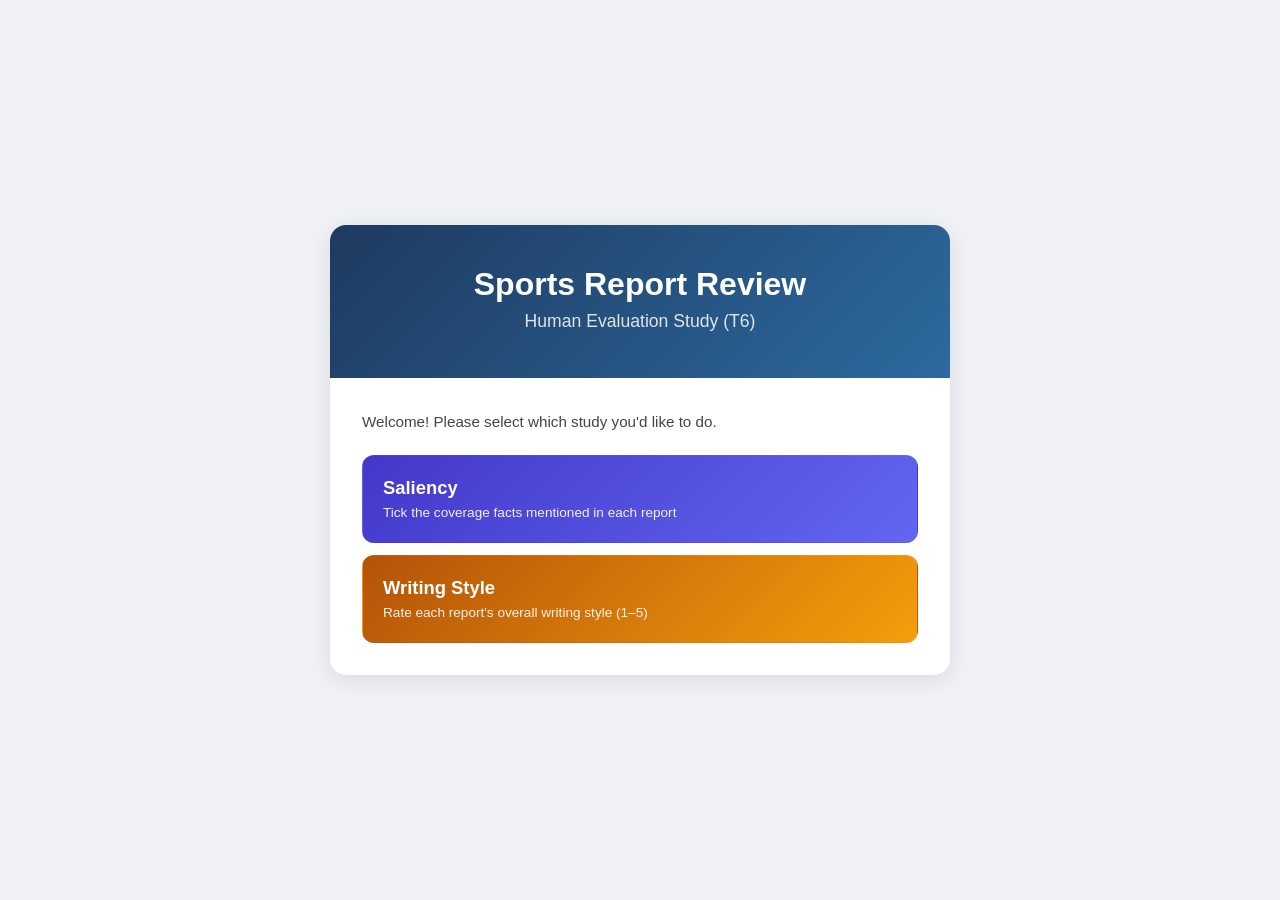
<file: index.html>
<!DOCTYPE html>
<html lang="en">
<head>
    <meta charset="UTF-8">
    <meta name="viewport" content="width=device-width, initial-scale=1.0">
    <title>Sports Report Review - Human Study</title>
    <link href="https://cdn.jsdelivr.net/npm/bootstrap@5.3.0/dist/css/bootstrap.min.css" rel="stylesheet">
    <link rel="stylesheet" href="css/style.css">
</head>
<body>
    <div class="landing-container">
        <div class="landing-card">
            <div class="landing-header">
                <h1>Sports Report Review</h1>
                <p class="subtitle">Human Evaluation Study (T6)</p>
            </div>
            <div class="landing-body">
                <p class="description">
                    Welcome! Please select which study you'd like to do.
                </p>
                <div class="study-buttons">
                    <a href="sports.html?study=saliency" class="btn btn-study btn-saliency">
                        <span class="study-name">Saliency</span>
                        <span class="study-desc">Tick the coverage facts mentioned in each report</span>
                    </a>
                    <a href="sports.html?study=style" class="btn btn-study btn-style">
                        <span class="study-name">Writing Style</span>
                        <span class="study-desc">Rate each report's overall writing style (1–5)</span>
                    </a>
                </div>
            </div>
        </div>
    </div>
</body>
</html>
</file>
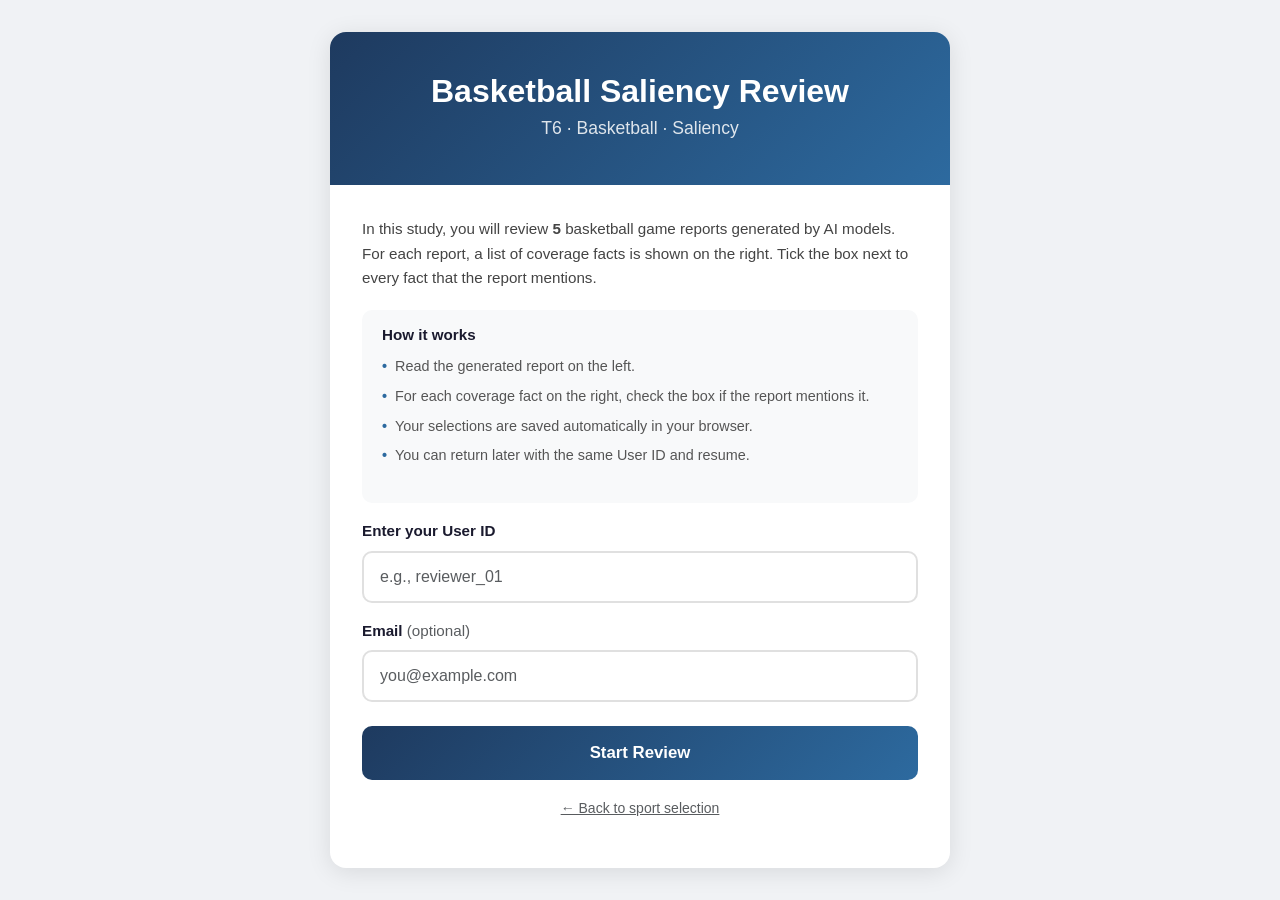
<file: review.html>
<!DOCTYPE html>
<html lang="en">
<head>
    <meta charset="UTF-8">
    <meta name="viewport" content="width=device-width, initial-scale=1.0">
    <title>Sports Report Review - T6</title>
    <link href="https://cdn.jsdelivr.net/npm/bootstrap@5.3.0/dist/css/bootstrap.min.css" rel="stylesheet">
    <link href="https://cdn.jsdelivr.net/npm/bootstrap-icons@1.10.0/font/bootstrap-icons.css" rel="stylesheet">
    <link rel="stylesheet" href="css/style.css">
</head>
<body>
    <nav class="navbar">
        <div class="nav-left">
            <span class="nav-title" id="navTitle">Report Review</span>
            <span class="nav-user">User: <strong id="navUserId">…</strong></span>
        </div>
        <div class="nav-right">
            <span class="progress-text" id="progressText">0 / 0</span>
            <div class="progress-bar-container">
                <div class="progress-bar-fill" id="progressBar" style="width: 0%"></div>
            </div>
        </div>
    </nav>

    <div class="review-container">
        <div class="category-header">
            <span class="category-label">Item</span>
            <span class="category-name" id="itemNumber">…</span>
            <span class="category-progress" id="itemMeta"></span>
        </div>

        <div class="panels">
            <div class="panel panel-left">
                <div class="panel-title">Generated Report</div>
                <div class="panel-body" id="modelText"></div>
            </div>
            <div class="panel panel-right">
                <div class="panel-title">
                    Coverage Facts
                    <span class="panel-subtitle">tick each fact mentioned in the report</span>
                </div>
                <ul class="coverage-list" id="coverageList"></ul>
            </div>
        </div>

        <div class="error-message" id="errorMessage" style="display: none;"></div>
        <div class="saved-message" id="savedMessage" style="display: none;">
            <i class="bi bi-check-circle-fill"></i> Saved
        </div>

        <div class="nav-buttons">
            <button class="btn btn-outline-secondary" id="prevBtn" type="button" disabled>
                <i class="bi bi-chevron-left"></i> Previous
            </button>
            <button class="btn btn-primary" id="submitBtn" type="button">
                Submit &amp; Next
            </button>
            <button class="btn btn-outline-primary" id="nextBtn" type="button" style="display: none;">
                Next <i class="bi bi-chevron-right"></i>
            </button>
            <button class="btn btn-success" id="finishBtn" type="button" style="display: none;">
                Finish Study <i class="bi bi-check-circle"></i>
            </button>
        </div>
    </div>

    <!-- Submission overlay -->
    <div class="modal-overlay" id="submitOverlay" style="display: none;">
        <div class="modal-card">
            <div id="submitStatus">
                <div class="spinner-border text-primary mb-3" role="status"></div>
                <p>Submitting your responses…</p>
            </div>
            <div id="submitSuccess" style="display: none;">
                <h2>Thank You!</h2>
                <p>Your responses have been submitted.</p>
                <p class="text-muted">You can close this tab.</p>
            </div>
            <div id="submitError" style="display: none;">
                <h2>Submission Issue</h2>
                <p id="submitErrorText" class="text-muted"></p>
                <p>Use the button below to download your responses and email them to the study organizer.</p>
                <button class="btn btn-primary" id="downloadFallbackBtn" type="button">
                    <i class="bi bi-download"></i> Download Responses (JSON)
                </button>
                <button class="btn btn-outline-secondary mt-2" id="retrySubmitBtn" type="button">Retry Submit</button>
            </div>
        </div>
    </div>

    <script>
        // Determine sport from ?sport= param, then load data file followed by review.js.
        (function () {
            const params = new URLSearchParams(window.location.search);
            const sport = params.get("sport") || "basketball";
            const SPORTS = {basketball: "Basketball", hockey: "Hockey", soccer: "Soccer"};
            if (!SPORTS[sport]) { window.location.href = "index.html"; return; }
            window.T6_SPORT = sport;
            window.T6_SPORT_LABEL = SPORTS[sport];
            document.getElementById("navTitle").textContent = `${SPORTS[sport]} Report Review`;
            document.title = `${SPORTS[sport]} Report Review - T6`;

            const s1 = document.createElement("script");
            s1.src = `data/samples_${sport}.js`;
            s1.onload = () => {
                const s2 = document.createElement("script");
                s2.src = "js/review.js";
                document.body.appendChild(s2);
            };
            s1.onerror = () => {
                document.body.innerHTML = `<div style="padding:40px;text-align:center;">
                    <h2>Failed to load data for ${SPORTS[sport]}</h2>
                    <p><a href="index.html">Return to sport selection</a></p></div>`;
            };
            document.body.appendChild(s1);
        })();
    </script>
</body>
</html>
</file>
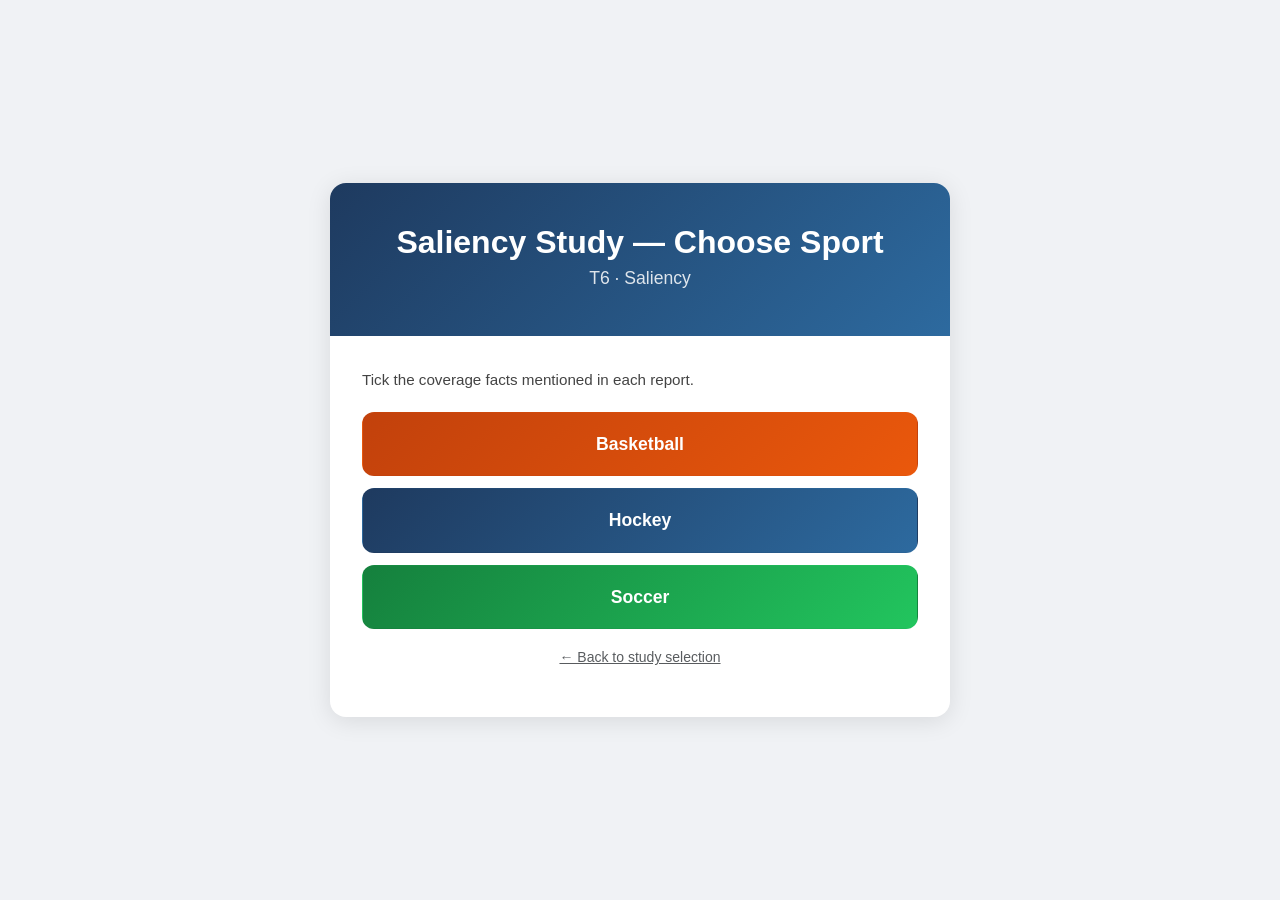
<file: sports.html>
<!DOCTYPE html>
<html lang="en">
<head>
    <meta charset="UTF-8">
    <meta name="viewport" content="width=device-width, initial-scale=1.0">
    <title>Sports Report Review - Choose Sport</title>
    <link href="https://cdn.jsdelivr.net/npm/bootstrap@5.3.0/dist/css/bootstrap.min.css" rel="stylesheet">
    <link rel="stylesheet" href="css/style.css">
</head>
<body>
    <div class="landing-container">
        <div class="landing-card">
            <div class="landing-header">
                <h1 id="hdr">Sports Report Review</h1>
                <p class="subtitle" id="sub">Choose a sport</p>
            </div>
            <div class="landing-body">
                <p class="description" id="desc">Pick a sport to begin.</p>
                <div class="sport-buttons" id="sportButtons">
                    <a id="lnkBasketball" class="btn btn-sport btn-basketball" href="#">Basketball</a>
                    <a id="lnkHockey"     class="btn btn-sport btn-hockey"     href="#">Hockey</a>
                    <a id="lnkSoccer"     class="btn btn-sport btn-soccer"     href="#">Soccer</a>
                </div>
                <p class="mt-3 text-center"><a href="index.html" class="text-muted small">← Back to study selection</a></p>
            </div>
        </div>
    </div>
    <script>
        (function () {
            const params = new URLSearchParams(window.location.search);
            const study = params.get("study") || "saliency";
            if (!["saliency", "style"].includes(study)) { window.location.href = "index.html"; return; }
            const STUDY_LABEL = {saliency: "Saliency", style: "Writing Style"}[study];
            document.getElementById("hdr").textContent = `${STUDY_LABEL} Study — Choose Sport`;
            document.getElementById("sub").textContent = `T6 · ${STUDY_LABEL}`;
            document.getElementById("desc").textContent =
                study === "saliency"
                    ? "Tick the coverage facts mentioned in each report."
                    : "Rate each report's overall writing style on a 1–5 scale.";
            for (const sp of ["basketball", "hockey", "soccer"]) {
                const a = document.getElementById("lnk" + sp[0].toUpperCase() + sp.slice(1));
                a.href = `start.html?study=${study}&sport=${sp}`;
            }
        })();
    </script>
</body>
</html>
</file>
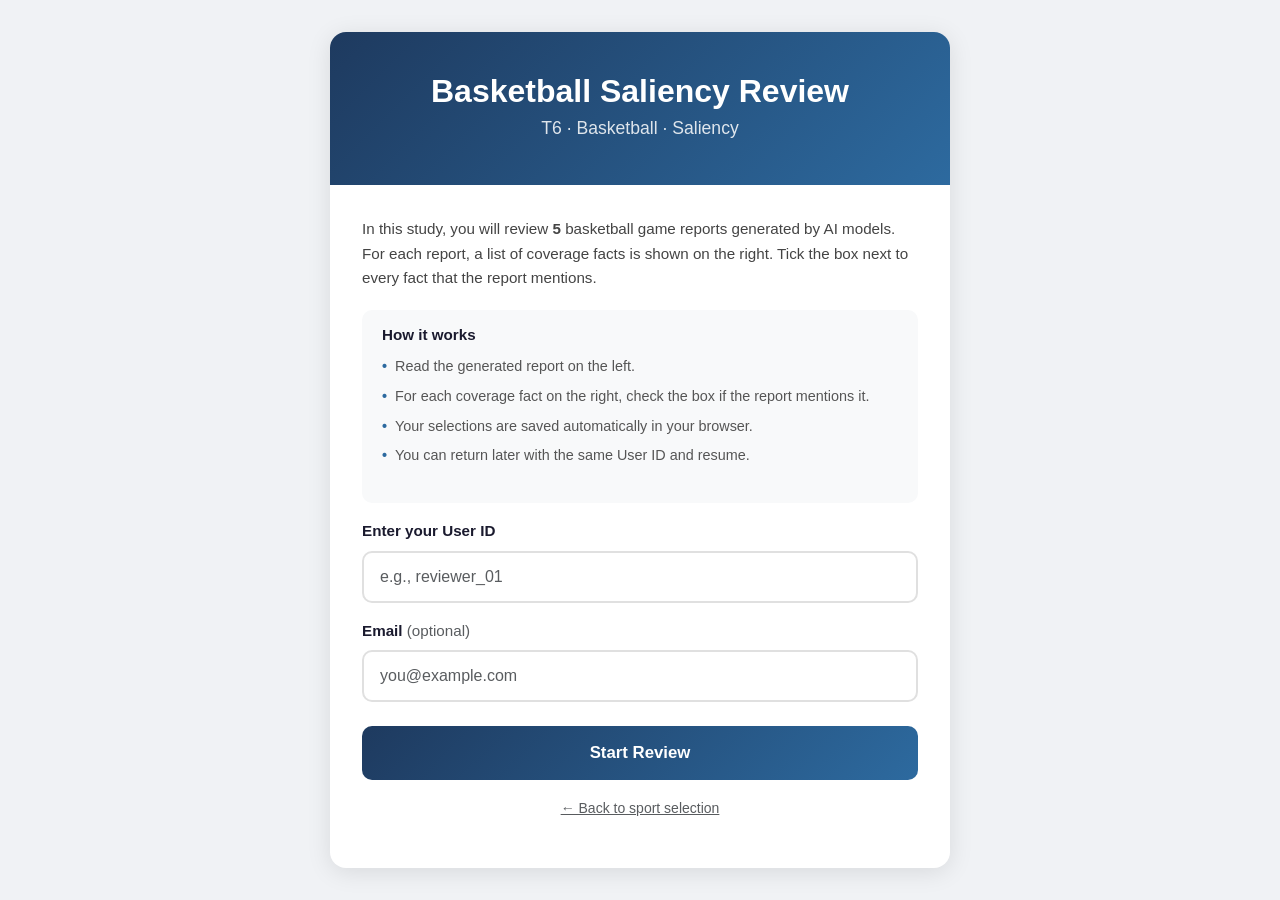
<file: start.html>
<!DOCTYPE html>
<html lang="en">
<head>
    <meta charset="UTF-8">
    <meta name="viewport" content="width=device-width, initial-scale=1.0">
    <title>Sports Report Review - Sign in</title>
    <link href="https://cdn.jsdelivr.net/npm/bootstrap@5.3.0/dist/css/bootstrap.min.css" rel="stylesheet">
    <link rel="stylesheet" href="css/style.css">
</head>
<body>
    <div class="landing-container">
        <div class="landing-card">
            <div class="landing-header">
                <h1 id="pageTitle">Report Review</h1>
                <p class="subtitle" id="sportSubtitle">Human Evaluation Study (T6)</p>
            </div>
            <div class="landing-body">
                <p class="description" id="descText"></p>
                <div class="instructions" id="howItWorks"></div>

                <div class="resume-banner" id="resumeBanner" style="display: none;">
                    <p>You have a previous session in progress.</p>
                    <div class="resume-actions">
                        <button class="btn btn-outline-primary btn-sm" id="resumeBtn" type="button">Resume</button>
                        <button class="btn btn-outline-secondary btn-sm" id="newSessionBtn" type="button">Start Fresh</button>
                    </div>
                </div>

                <form id="startForm" class="start-form">
                    <div class="mb-3">
                        <label for="user_id" class="form-label">Enter your User ID</label>
                        <input type="text" class="form-control" id="user_id" name="user_id"
                               placeholder="e.g., reviewer_01" required autocomplete="off">
                    </div>
                    <div class="mb-3">
                        <label for="user_email" class="form-label">Email <span class="text-muted" style="font-weight:400;">(optional)</span></label>
                        <input type="email" class="form-control" id="user_email" name="user_email"
                               placeholder="you@example.com" autocomplete="off">
                    </div>
                    <button type="submit" class="btn btn-primary btn-lg w-100">Start Review</button>
                </form>

                <p class="mt-3 text-center">
                    <a id="backLink" href="sports.html" class="text-muted small">← Back to sport selection</a>
                </p>
            </div>
        </div>
    </div>

    <script>
        (function () {
            const params = new URLSearchParams(window.location.search);
            const sport = params.get("sport") || "basketball";
            const study = params.get("study") || "saliency";
            const SPORTS = {basketball: "Basketball", hockey: "Hockey", soccer: "Soccer"};
            const STUDIES = {saliency: "Saliency", style: "Writing Style"};
            if (!SPORTS[sport] || !STUDIES[study]) { window.location.href = "index.html"; return; }

            // Keep saliency's existing keys untouched so the saliency flow is unchanged.
            // Style flow uses a study-prefixed namespace.
            const STORAGE_SESSION = study === "style"
                ? `t6_style_${sport}_session`
                : `t6_${sport}_session`;
            const STORAGE_SCORES  = study === "style"
                ? `t6_style_${sport}_scores`
                : `t6_${sport}_scores`;

            const sportLabel = SPORTS[sport];
            const studyLabel = STUDIES[study];

            document.getElementById("pageTitle").textContent = `${sportLabel} ${studyLabel} Review`;
            document.getElementById("sportSubtitle").textContent = `T6 · ${sportLabel} · ${studyLabel}`;
            document.getElementById("backLink").href = `sports.html?study=${study}`;
            document.title = `${sportLabel} ${studyLabel} Review`;

            // Description + instructions vary per study.
            const desc = document.getElementById("descText");
            const how  = document.getElementById("howItWorks");
            const totalSpan = '<strong id="totalCount">…</strong>';
            const sportSpan = sportLabel.toLowerCase();
            if (study === "saliency") {
                desc.innerHTML = `In this study, you will review ${totalSpan} ${sportSpan} game reports
                    generated by AI models. For each report, a list of coverage facts is shown on the right.
                    Tick the box next to every fact that the report mentions.`;
                how.innerHTML = `<h5>How it works</h5><ul>
                    <li>Read the generated report on the left.</li>
                    <li>For each coverage fact on the right, check the box if the report mentions it.</li>
                    <li>Your selections are saved automatically in your browser.</li>
                    <li>You can return later with the same User ID and resume.</li>
                </ul>`;
            } else { // style
                desc.innerHTML = `In this study, you will rate the writing style of ${totalSpan} ${sportSpan}
                    game reports generated by AI models. For each report, give an overall score from 1 to 5.`;
                how.innerHTML = `<h5>How it works</h5><ul>
                    <li>Read the generated report on the left.</li>
                    <li>Read the rubric on the right. It lists what counts as good writing style.</li>
                    <li>Pick an <strong>overall</strong> score from 1 to 5.</li>
                    <li>Your selections are saved automatically; you can resume any time.</li>
                </ul>`;
            }

            // Load samples count.
            const s = document.createElement("script");
            s.src = `data/samples_${sport}.js`;
            s.onload = () => {
                document.getElementById("totalCount").textContent = window.SAMPLES.length;
            };
            s.onerror = () => {
                document.getElementById("totalCount").textContent = "?";
            };
            document.body.appendChild(s);

            const userIdInput = document.getElementById("user_id");
            const userEmailInput = document.getElementById("user_email");
            const resumeBanner = document.getElementById("resumeBanner");

            try {
                const sess = JSON.parse(localStorage.getItem(STORAGE_SESSION) || "null");
                if (sess && sess.userId) {
                    userIdInput.value = sess.userId;
                    userEmailInput.value = sess.userEmail || "";
                    resumeBanner.style.display = "block";
                }
            } catch (_) { /* ignore */ }

            const reviewPage = study === "style" ? "style.html" : "review.html";

            document.getElementById("resumeBtn").addEventListener("click", () => {
                window.location.href = `${reviewPage}?study=${study}&sport=${sport}`;
            });
            document.getElementById("newSessionBtn").addEventListener("click", () => {
                localStorage.removeItem(STORAGE_SESSION);
                localStorage.removeItem(STORAGE_SCORES);
                resumeBanner.style.display = "none";
                userIdInput.value = "";
                userEmailInput.value = "";
                userIdInput.focus();
            });

            document.getElementById("startForm").addEventListener("submit", (e) => {
                e.preventDefault();
                const userId = userIdInput.value.trim();
                if (!userId) return;
                const session = {
                    userId,
                    userEmail: userEmailInput.value.trim(),
                    sport,
                    study,
                    sessionId: Date.now().toString(36) + Math.random().toString(36).slice(2, 8),
                    startedAt: new Date().toISOString(),
                };
                const prior = localStorage.getItem(STORAGE_SESSION);
                if (prior) {
                    try {
                        const p = JSON.parse(prior);
                        if (p.userId !== userId) localStorage.removeItem(STORAGE_SCORES);
                    } catch (_) { localStorage.removeItem(STORAGE_SCORES); }
                }
                localStorage.setItem(STORAGE_SESSION, JSON.stringify(session));
                window.location.href = `${reviewPage}?study=${study}&sport=${sport}`;
            });
        })();
    </script>
</body>
</html>
</file>
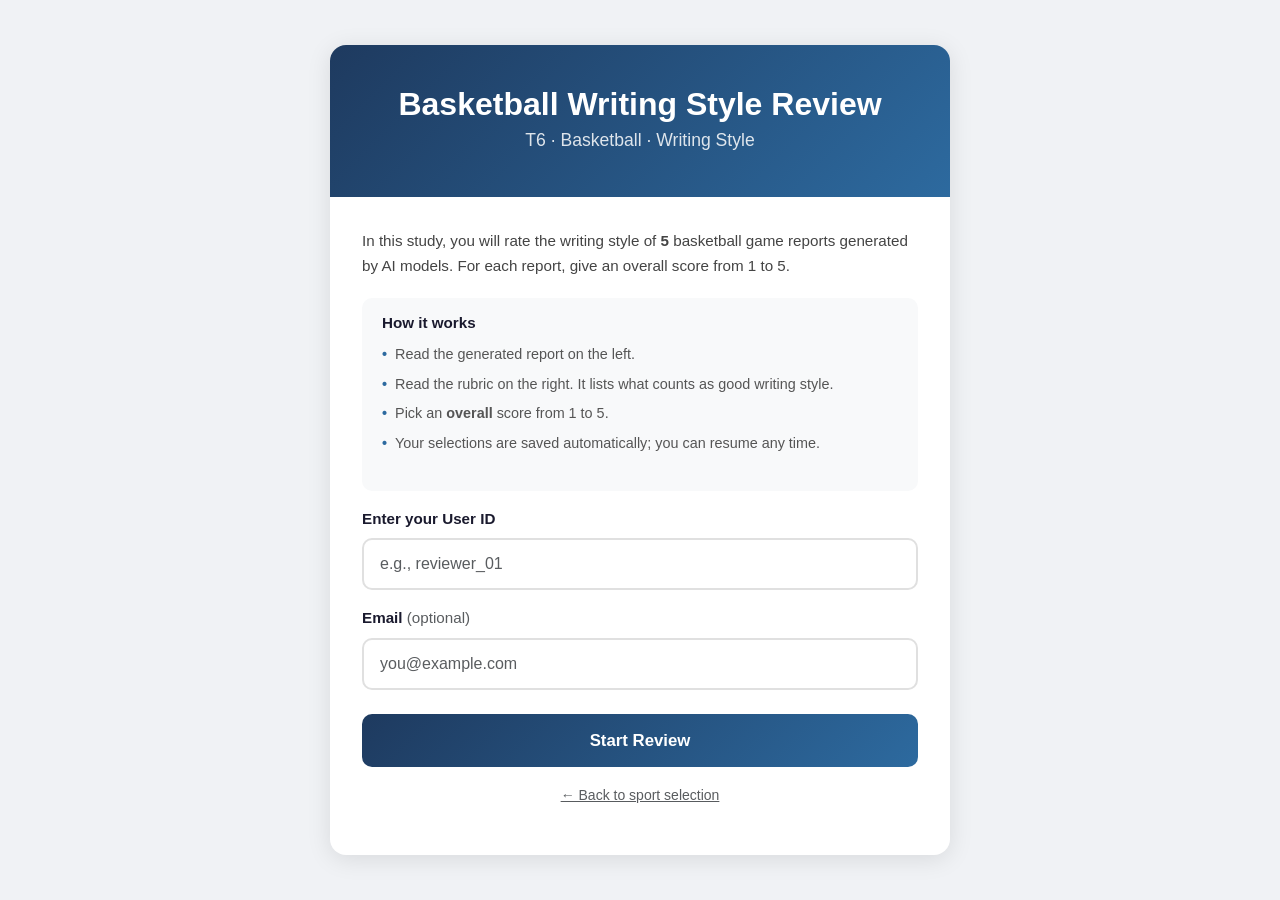
<file: style.html>
<!DOCTYPE html>
<html lang="en">
<head>
    <meta charset="UTF-8">
    <meta name="viewport" content="width=device-width, initial-scale=1.0">
    <title>Writing Style Review - T6</title>
    <link href="https://cdn.jsdelivr.net/npm/bootstrap@5.3.0/dist/css/bootstrap.min.css" rel="stylesheet">
    <link href="https://cdn.jsdelivr.net/npm/bootstrap-icons@1.10.0/font/bootstrap-icons.css" rel="stylesheet">
    <link rel="stylesheet" href="css/style.css">
</head>
<body>
    <nav class="navbar">
        <div class="nav-left">
            <span class="nav-title" id="navTitle">Writing Style Review</span>
            <span class="nav-user">User: <strong id="navUserId">…</strong></span>
        </div>
        <div class="nav-right">
            <span class="progress-text" id="progressText">0 / 0</span>
            <div class="progress-bar-container">
                <div class="progress-bar-fill" id="progressBar" style="width: 0%"></div>
            </div>
        </div>
    </nav>

    <div class="review-container">
        <div class="category-header">
            <span class="category-label">Item</span>
            <span class="category-name" id="itemNumber">…</span>
            <span class="category-progress" id="itemMeta"></span>
        </div>

        <div class="panels">
            <div class="panel panel-left">
                <div class="panel-title">Generated Report</div>
                <div class="panel-body" id="modelText"></div>
            </div>
            <div class="panel panel-right">
                <div class="panel-title">
                    Prompt &amp; rubric
                    <span class="panel-subtitle">topic the report was asked to cover, and the criteria it's judged against</span>
                </div>
                <div class="rubric-body">
                    <p class="rubric-section-title">Original report-generation prompt</p>
                    <pre class="prompt-text" id="promptText">(loading…)</pre>

                    <p class="rubric-section-title">Stylistic &amp; Persona Adherence</p>
                    <ul>
                        <li><strong>Analytical writing</strong> — objective, causal reasoning, tactical focus.</li>
                        <li><strong>Journalist perspective</strong> — third-person, professional, no personal voice.</li>
                        <li><strong>Formatting</strong> — paragraph form (no headings/bullets), max 350 words.</li>
                    </ul>

                    <p class="rubric-section-title">Narrative Coherence &amp; Quality</p>
                    <ul>
                        <li><strong>Structure</strong> — chronological / cause-effect arc.</li>
                        <li><strong>Transitions</strong> — smooth momentum shifts, no jarring jumps.</li>
                        <li><strong>Clarity &amp; synthesis</strong> — connects tactical detail to outcomes; varied syntax.</li>
                        <li><strong>Grammar &amp; fluency</strong> — clean, no repetition.</li>
                    </ul>

                    <p class="rubric-section-title">1–5 overall scale</p>
                    <ul class="rubric-scale">
                        <li><span class="rubric-num">5</span> Excellent — meets every requirement; flawless style and narrative.</li>
                        <li><span class="rubric-num">4</span> Good — strong on both dimensions; only minor issues.</li>
                        <li><span class="rubric-num">3</span> Fair — partial adherence; noticeable issues but readable.</li>
                        <li><span class="rubric-num">2</span> Poor — major lapse on style, structure, or formatting.</li>
                        <li><span class="rubric-num">1</span> Very poor — fails to meet basic style/coherence requirements.</li>
                    </ul>
                </div>
            </div>
        </div>

        <div class="score-section">
            <div class="score-prompt">Overall writing-style score</div>
            <div class="score-radio-group" id="scoreRadios" role="radiogroup" aria-label="Overall score">
                <label class="score-radio"><input type="radio" name="overall" value="1"><span>1</span></label>
                <label class="score-radio"><input type="radio" name="overall" value="2"><span>2</span></label>
                <label class="score-radio"><input type="radio" name="overall" value="3"><span>3</span></label>
                <label class="score-radio"><input type="radio" name="overall" value="4"><span>4</span></label>
                <label class="score-radio"><input type="radio" name="overall" value="5"><span>5</span></label>
            </div>
        </div>

        <div class="error-message" id="errorMessage" style="display: none;"></div>
        <div class="saved-message" id="savedMessage" style="display: none;">
            <i class="bi bi-check-circle-fill"></i> Saved
        </div>

        <div class="judge-reference" id="judgeReference">
            <div class="judge-reference-label">
                <i class="bi bi-robot"></i>
                LLM-judge reference for this report
            </div>
            <div class="judge-reference-rows" id="judgeRows">
                <!-- one row per judge; populated by style.js -->
            </div>
        </div>

        <div class="nav-buttons">
            <button class="btn btn-outline-secondary" id="prevBtn" type="button" disabled>
                <i class="bi bi-chevron-left"></i> Previous
            </button>
            <button class="btn btn-primary" id="submitBtn" type="button">Submit &amp; Next</button>
            <button class="btn btn-outline-primary" id="nextBtn" type="button" style="display: none;">
                Next <i class="bi bi-chevron-right"></i>
            </button>
            <button class="btn btn-success" id="finishBtn" type="button" style="display: none;">
                Finish Study <i class="bi bi-check-circle"></i>
            </button>
        </div>
    </div>

    <div class="modal-overlay" id="submitOverlay" style="display: none;">
        <div class="modal-card">
            <div id="submitStatus">
                <div class="spinner-border text-primary mb-3" role="status"></div>
                <p>Submitting your responses…</p>
            </div>
            <div id="submitSuccess" style="display: none;">
                <h2>Thank You!</h2>
                <p>Your ratings have been submitted.</p>
                <p class="text-muted">You can close this tab.</p>
            </div>
            <div id="submitError" style="display: none;">
                <h2>Submission Issue</h2>
                <p id="submitErrorText" class="text-muted"></p>
                <p>Use the button below to download your responses and email them to the study organizer.</p>
                <button class="btn btn-primary" id="downloadFallbackBtn" type="button">
                    <i class="bi bi-download"></i> Download Responses (JSON)
                </button>
                <button class="btn btn-outline-secondary mt-2" id="retrySubmitBtn" type="button">Retry Submit</button>
            </div>
        </div>
    </div>

    <script>
        // Determine sport from ?sport=, then load sport's data + style.js.
        (function () {
            const params = new URLSearchParams(window.location.search);
            const sport = params.get("sport") || "basketball";
            const SPORTS = {basketball: "Basketball", hockey: "Hockey", soccer: "Soccer"};
            if (!SPORTS[sport]) { window.location.href = "index.html"; return; }
            window.T6_SPORT = sport;
            window.T6_SPORT_LABEL = SPORTS[sport];
            document.getElementById("navTitle").textContent = `${SPORTS[sport]} Writing Style Review`;
            document.title = `${SPORTS[sport]} Writing Style Review - T6`;

            // Try the v2 style-samples file first (has judges embedded per item).
            // If that fails, fall back to the v1 samples + separate style_judge file.
            function loadScript(src, onload, onerror) {
                const s = document.createElement("script");
                s.src = src;
                s.onload = onload;
                s.onerror = onerror;
                document.body.appendChild(s);
            }
            function startReview() {
                loadScript("js/style.js");
            }
            loadScript(`data/style_samples_${sport}.js`,
                /*onload (v2 path):*/ () => startReview(),
                /*onerror -> v1 fallback:*/ () => {
                    loadScript(`data/samples_${sport}.js`,
                        () => loadScript(`data/style_judge_${sport}.js`,
                                         startReview, startReview),
                        () => {
                            document.body.innerHTML = `<div style="padding:40px;text-align:center;">
                                <h2>Failed to load data for ${SPORTS[sport]}</h2>
                                <p><a href="index.html">Return to study selection</a></p></div>`;
                        });
                });
        })();
    </script>
</body>
</html>
</file>
<file: css/style.css>
/* === Base === */
* { margin: 0; padding: 0; box-sizing: border-box; }

body {
    font-family: -apple-system, BlinkMacSystemFont, 'Segoe UI', Roboto, sans-serif;
    background: #f0f2f5;
    color: #1a1a2e;
    min-height: 100vh;
}

/* === Landing Page === */
.landing-container {
    display: flex;
    justify-content: center;
    align-items: center;
    min-height: 100vh;
    padding: 20px;
}
.landing-card {
    background: #fff;
    border-radius: 16px;
    box-shadow: 0 4px 24px rgba(0, 0, 0, 0.1);
    max-width: 620px;
    width: 100%;
    overflow: hidden;
}
.landing-header {
    background: linear-gradient(135deg, #1e3a5f, #2d6a9f);
    color: #fff;
    padding: 40px 32px 28px;
    text-align: center;
}
.landing-header h1 {
    font-size: 2rem;
    font-weight: 700;
    margin-bottom: 4px;
}
.landing-header .subtitle {
    font-size: 1.1rem;
    opacity: 0.85;
}
.landing-body { padding: 32px; }
.landing-body .description {
    font-size: 0.95rem;
    line-height: 1.6;
    color: #444;
    margin-bottom: 20px;
}
.instructions {
    background: #f8f9fa;
    border-radius: 10px;
    padding: 16px 20px;
    margin-bottom: 16px;
}
.instructions h5 {
    font-size: 0.95rem;
    font-weight: 600;
    margin-bottom: 8px;
}
.instructions ul { list-style: none; padding: 0; }
.instructions li {
    padding: 4px 0;
    font-size: 0.9rem;
    color: #555;
    line-height: 1.5;
}
.instructions li::before {
    content: "•";
    color: #2d6a9f;
    font-weight: bold;
    margin-right: 8px;
}
.start-form .form-label { font-weight: 600; font-size: 0.95rem; }
.start-form .form-control {
    border-radius: 10px;
    padding: 12px 16px;
    font-size: 1rem;
    border: 2px solid #e0e0e0;
    transition: border-color 0.2s;
}
.start-form .form-control:focus {
    border-color: #2d6a9f;
    box-shadow: 0 0 0 3px rgba(45, 106, 159, 0.15);
}
.start-form .btn-primary {
    background: linear-gradient(135deg, #1e3a5f, #2d6a9f);
    border: none;
    border-radius: 10px;
    padding: 14px;
    font-size: 1.05rem;
    font-weight: 600;
    transition: transform 0.15s, box-shadow 0.15s;
    margin-top: 8px;
}
.start-form .btn-primary:hover {
    transform: translateY(-1px);
    box-shadow: 0 4px 12px rgba(30, 58, 95, 0.3);
}

/* === Sport selector === */
.sport-buttons {
    display: flex;
    flex-direction: column;
    gap: 12px;
    margin-top: 8px;
}
.btn-sport {
    display: block;
    padding: 18px 20px;
    border-radius: 12px;
    font-size: 1.1rem;
    font-weight: 700;
    color: #fff;
    text-decoration: none;
    text-align: center;
    transition: transform 0.15s, box-shadow 0.15s, filter 0.15s;
}
.btn-sport:hover {
    color: #fff;
    transform: translateY(-1px);
    filter: brightness(1.05);
    box-shadow: 0 6px 18px rgba(0, 0, 0, 0.18);
}
.btn-basketball { background: linear-gradient(135deg, #c2410c, #ea580c); }
.btn-hockey     { background: linear-gradient(135deg, #1e3a5f, #2d6a9f); }
.btn-soccer     { background: linear-gradient(135deg, #15803d, #22c55e); }

/* === Study-type chooser (index.html) === */
.study-buttons {
    display: flex;
    flex-direction: column;
    gap: 12px;
    margin-top: 8px;
}
.btn-study {
    display: flex;
    flex-direction: column;
    align-items: flex-start;
    padding: 18px 20px;
    border-radius: 12px;
    text-decoration: none;
    color: #fff;
    transition: transform 0.15s, box-shadow 0.15s, filter 0.15s;
}
.btn-study:hover {
    color: #fff;
    transform: translateY(-1px);
    filter: brightness(1.05);
    box-shadow: 0 6px 18px rgba(0, 0, 0, 0.18);
}
.btn-study .study-name { font-weight: 700; font-size: 1.15rem; }
.btn-study .study-desc { font-size: 0.85rem; opacity: 0.92; margin-top: 2px; }
.btn-saliency { background: linear-gradient(135deg, #4338ca, #6366f1); }
.btn-style    { background: linear-gradient(135deg, #b45309, #f59e0b); }

/* === Writing-style review === */
.rubric-body {
    padding: 14px 20px 18px;
    font-size: 0.9rem;
    line-height: 1.55;
    color: #333;
    overflow-y: auto;
    max-height: 560px;
    flex: 1;
}
.rubric-body ul {
    list-style: disc;
    margin: 4px 0 14px 22px;
    padding: 0;
}
.rubric-body li { margin: 3px 0; }
.rubric-section-title {
    font-weight: 700;
    font-size: 0.78rem;
    text-transform: uppercase;
    letter-spacing: 0.5px;
    color: #1e3a5f;
    margin: 6px 0 4px;
}
.rubric-scale { list-style: none !important; margin-left: 0 !important; }
.rubric-scale li { padding: 4px 0; }
.prompt-text {
    margin: 0 0 16px;
    padding: 12px 14px;
    background: #fcfcfd;
    border: 1px solid #e9ecef;
    border-radius: 8px;
    font-family: ui-monospace, SFMono-Regular, Menlo, Consolas, monospace;
    font-size: 0.8rem;
    line-height: 1.5;
    color: #333;
    white-space: pre-wrap;
    max-height: 260px;
    overflow-y: auto;
}
.rubric-num {
    display: inline-block;
    width: 22px;
    height: 22px;
    line-height: 22px;
    text-align: center;
    border-radius: 50%;
    background: #e8f0fe;
    color: #1e3a5f;
    font-weight: 700;
    font-size: 0.78rem;
    margin-right: 8px;
}

.score-section {
    background: #fff;
    border-radius: 12px;
    padding: 20px 28px;
    box-shadow: 0 2px 12px rgba(0, 0, 0, 0.06);
    margin-bottom: 16px;
    display: flex;
    align-items: center;
    gap: 24px;
    flex-wrap: wrap;
}
.score-prompt {
    font-weight: 700;
    font-size: 1rem;
    color: #1e3a5f;
    text-transform: uppercase;
    letter-spacing: 0.5px;
}
.score-radio-group { display: flex; gap: 10px; }
.score-radio { cursor: pointer; user-select: none; }
.score-radio input[type=radio] { display: none; }
.score-radio span {
    display: inline-flex;
    align-items: center;
    justify-content: center;
    width: 56px;
    height: 56px;
    border: 2px solid #e0e0e0;
    border-radius: 12px;
    font-weight: 700;
    font-size: 1.25rem;
    color: #444;
    background: #fff;
    transition: all 0.15s;
}
.score-radio:hover span { border-color: #2d6a9f; background: #f0f6ff; color: #1e3a5f; }
.score-radio input[type=radio]:checked + span {
    border-color: #2d6a9f;
    background: #2d6a9f;
    color: #fff;
}

/* === LLM-judge reference panel (writing-style review) === */
.judge-reference {
    background: #f8fafc;
    border: 1px solid #e2e8f0;
    border-radius: 12px;
    padding: 12px 18px;
    margin-bottom: 16px;
}
.judge-reference-label {
    font-size: 0.82rem;
    font-weight: 700;
    color: #64748b;
    text-transform: uppercase;
    letter-spacing: 0.4px;
    display: inline-flex;
    align-items: center;
    gap: 6px;
    margin-bottom: 8px;
}
.judge-reference-label i { font-size: 1rem; color: #94a3b8; }
.judge-reference-rows { display: flex; flex-direction: column; gap: 8px; }
.judge-row {
    display: flex;
    align-items: center;
    gap: 10px;
    flex-wrap: wrap;
}
.judge-row-name {
    font-size: 0.78rem;
    font-weight: 700;
    color: #1e3a5f;
    text-transform: uppercase;
    letter-spacing: 0.4px;
    min-width: 96px;
}
.judge-pill {
    display: inline-flex;
    align-items: baseline;
    gap: 6px;
    padding: 6px 12px;
    border-radius: 999px;
    background: #fff;
    border: 1px solid #cbd5e1;
}
.judge-pill-label {
    font-size: 0.7rem;
    color: #64748b;
    text-transform: uppercase;
    letter-spacing: 0.3px;
    font-weight: 600;
}
.judge-pill-value {
    font-weight: 700;
    color: #1e3a5f;
    font-size: 1rem;
}

/* === Resume banner === */
.resume-banner {
    background: #fff7ed;
    border: 1px solid #fdba74;
    border-radius: 10px;
    padding: 12px 16px;
    margin-bottom: 20px;
}
.resume-banner p { margin: 0 0 8px; font-size: 0.92rem; color: #9a3412; }
.resume-actions { display: flex; gap: 8px; }

/* === Navbar === */
.navbar {
    display: flex;
    justify-content: space-between;
    align-items: center;
    background: #fff;
    padding: 12px 24px;
    box-shadow: 0 2px 8px rgba(0, 0, 0, 0.06);
    position: sticky;
    top: 0;
    z-index: 100;
}
.nav-left { display: flex; align-items: center; gap: 20px; }
.nav-title { font-size: 1.1rem; font-weight: 700; color: #1e3a5f; }
.nav-user { font-size: 0.85rem; color: #666; }
.nav-right { display: flex; align-items: center; gap: 12px; }
.progress-text { font-size: 0.85rem; font-weight: 600; color: #444; white-space: nowrap; }
.progress-bar-container {
    width: 200px;
    height: 8px;
    background: #e9ecef;
    border-radius: 4px;
    overflow: hidden;
}
.progress-bar-fill {
    height: 100%;
    background: linear-gradient(90deg, #2d6a9f, #4CAF50);
    border-radius: 4px;
    transition: width 0.3s ease;
}

/* === Review Container === */
.review-container {
    max-width: 1400px;
    margin: 24px auto;
    padding: 0 20px 40px;
}

.category-header {
    background: linear-gradient(135deg, #1e3a5f, #2d6a9f);
    color: #fff;
    padding: 14px 24px;
    border-radius: 12px;
    margin-bottom: 20px;
    display: flex;
    align-items: center;
    gap: 8px;
    flex-wrap: wrap;
}
.category-label { font-size: 0.85rem; opacity: 0.8; }
.category-name { font-weight: 700; font-size: 1.05rem; }
.category-progress {
    margin-left: auto;
    font-size: 0.85rem;
    opacity: 0.85;
}

/* === Two-panel layout === */
.panels {
    display: grid;
    grid-template-columns: 1fr 1fr;
    gap: 20px;
    margin-bottom: 20px;
}
.panel {
    background: #fff;
    border-radius: 12px;
    box-shadow: 0 2px 12px rgba(0, 0, 0, 0.06);
    display: flex;
    flex-direction: column;
    overflow: hidden;
}
.panel-title {
    background: #f8f9fa;
    padding: 12px 20px;
    font-weight: 700;
    font-size: 0.95rem;
    color: #1e3a5f;
    border-bottom: 1px solid #e9ecef;
    text-transform: uppercase;
    letter-spacing: 0.5px;
}
.panel-body {
    padding: 20px 24px;
    line-height: 1.7;
    font-size: 0.95rem;
    color: #1a1a2e;
    white-space: pre-wrap;
    overflow-y: auto;
    max-height: 560px;
    flex: 1;
}
.panel-subtitle {
    display: block;
    font-weight: 400;
    font-size: 0.72rem;
    color: #888;
    text-transform: none;
    letter-spacing: normal;
    margin-top: 4px;
}
.coverage-list {
    list-style: none;
    padding: 12px 16px;
    margin: 0;
    overflow-y: auto;
    max-height: 560px;
    flex: 1;
}
.coverage-list li {
    display: flex;
    align-items: flex-start;
    gap: 12px;
    padding: 10px 12px;
    border-radius: 8px;
    border-bottom: 1px solid #f1f3f5;
    transition: background 0.12s;
}
.coverage-list li:last-child { border-bottom: none; }
.coverage-list li:hover { background: #f8fafc; }
.coverage-list li input[type=checkbox] {
    margin-top: 3px;
    width: 18px;
    height: 18px;
    accent-color: #2d6a9f;
    cursor: pointer;
    flex-shrink: 0;
}
.coverage-list li label {
    flex: 1;
    font-size: 0.92rem;
    line-height: 1.5;
    color: #333;
    cursor: pointer;
    user-select: none;
}
.coverage-list li:has(input[type=checkbox]:checked) {
    background: #e8f0fe;
}
.coverage-list li:has(input[type=checkbox]:checked) label {
    color: #1e3a5f;
}

/* === Status messages === */
.error-message {
    margin-bottom: 16px;
    padding: 10px 14px;
    border-radius: 8px;
    background: #ffebee;
    color: #c62828;
    border: 1px solid #ffcdd2;
    font-size: 0.9rem;
}
.saved-message {
    margin-bottom: 16px;
    padding: 10px 14px;
    border-radius: 8px;
    background: #e8f5e9;
    color: #2e7d32;
    border: 1px solid #c8e6c9;
    font-size: 0.9rem;
    display: flex;
    align-items: center;
    gap: 8px;
}

/* === Navigation Buttons === */
.nav-buttons {
    display: flex;
    justify-content: space-between;
    align-items: center;
    gap: 12px;
}
.nav-buttons .btn {
    border-radius: 10px;
    padding: 12px 24px;
    font-weight: 600;
    font-size: 0.95rem;
    transition: all 0.2s;
}
.nav-buttons .btn-primary {
    background: #2d6a9f;
    border-color: #2d6a9f;
}
.nav-buttons .btn-primary:hover {
    background: #1e3a5f;
    border-color: #1e3a5f;
}
.nav-buttons .btn-success {
    background: #4CAF50;
    border-color: #4CAF50;
}
.nav-buttons .btn-outline-secondary,
.nav-buttons .btn-outline-primary { border-width: 2px; }

/* === Completion Modal === */
.modal-overlay {
    position: fixed;
    inset: 0;
    background: rgba(0, 0, 0, 0.6);
    display: flex;
    justify-content: center;
    align-items: center;
    z-index: 1000;
}
.modal-card {
    background: #fff;
    border-radius: 16px;
    padding: 40px;
    max-width: 480px;
    width: 90%;
    text-align: center;
    box-shadow: 0 8px 32px rgba(0, 0, 0, 0.2);
}
.modal-card h2 {
    font-size: 1.8rem;
    margin-bottom: 16px;
    color: #1e3a5f;
}

/* === Responsive === */
@media (max-width: 1024px) {
    .panels { grid-template-columns: 1fr; }
    .panel-body, .coverage-list { max-height: 400px; }
}
@media (max-width: 768px) {
    .navbar { flex-direction: column; gap: 10px; padding: 12px 16px; }
    .progress-bar-container { width: 140px; }
    .review-container { padding: 0 12px 32px; }
    .category-header { flex-direction: column; text-align: center; gap: 4px; }
    .category-progress { margin-left: 0; }
    .scores-grid { grid-template-columns: 1fr; }
}
</file>
